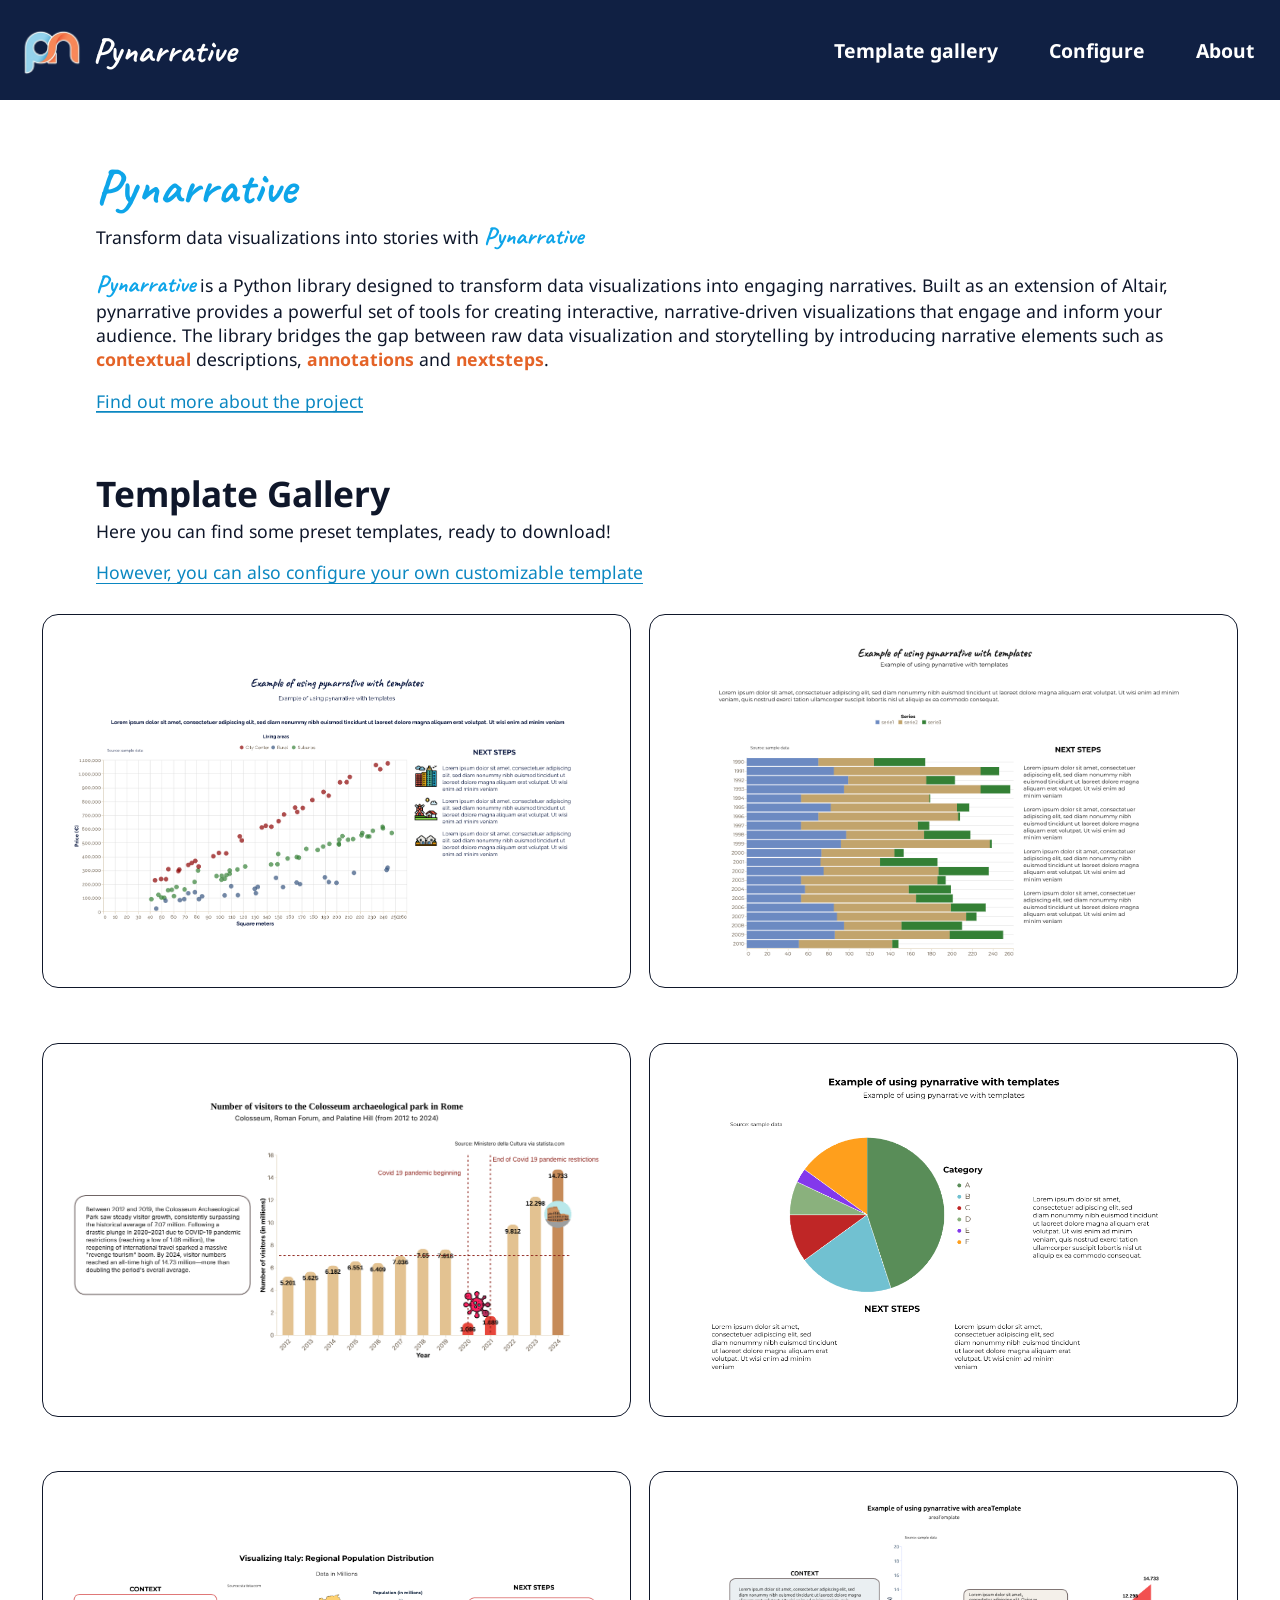
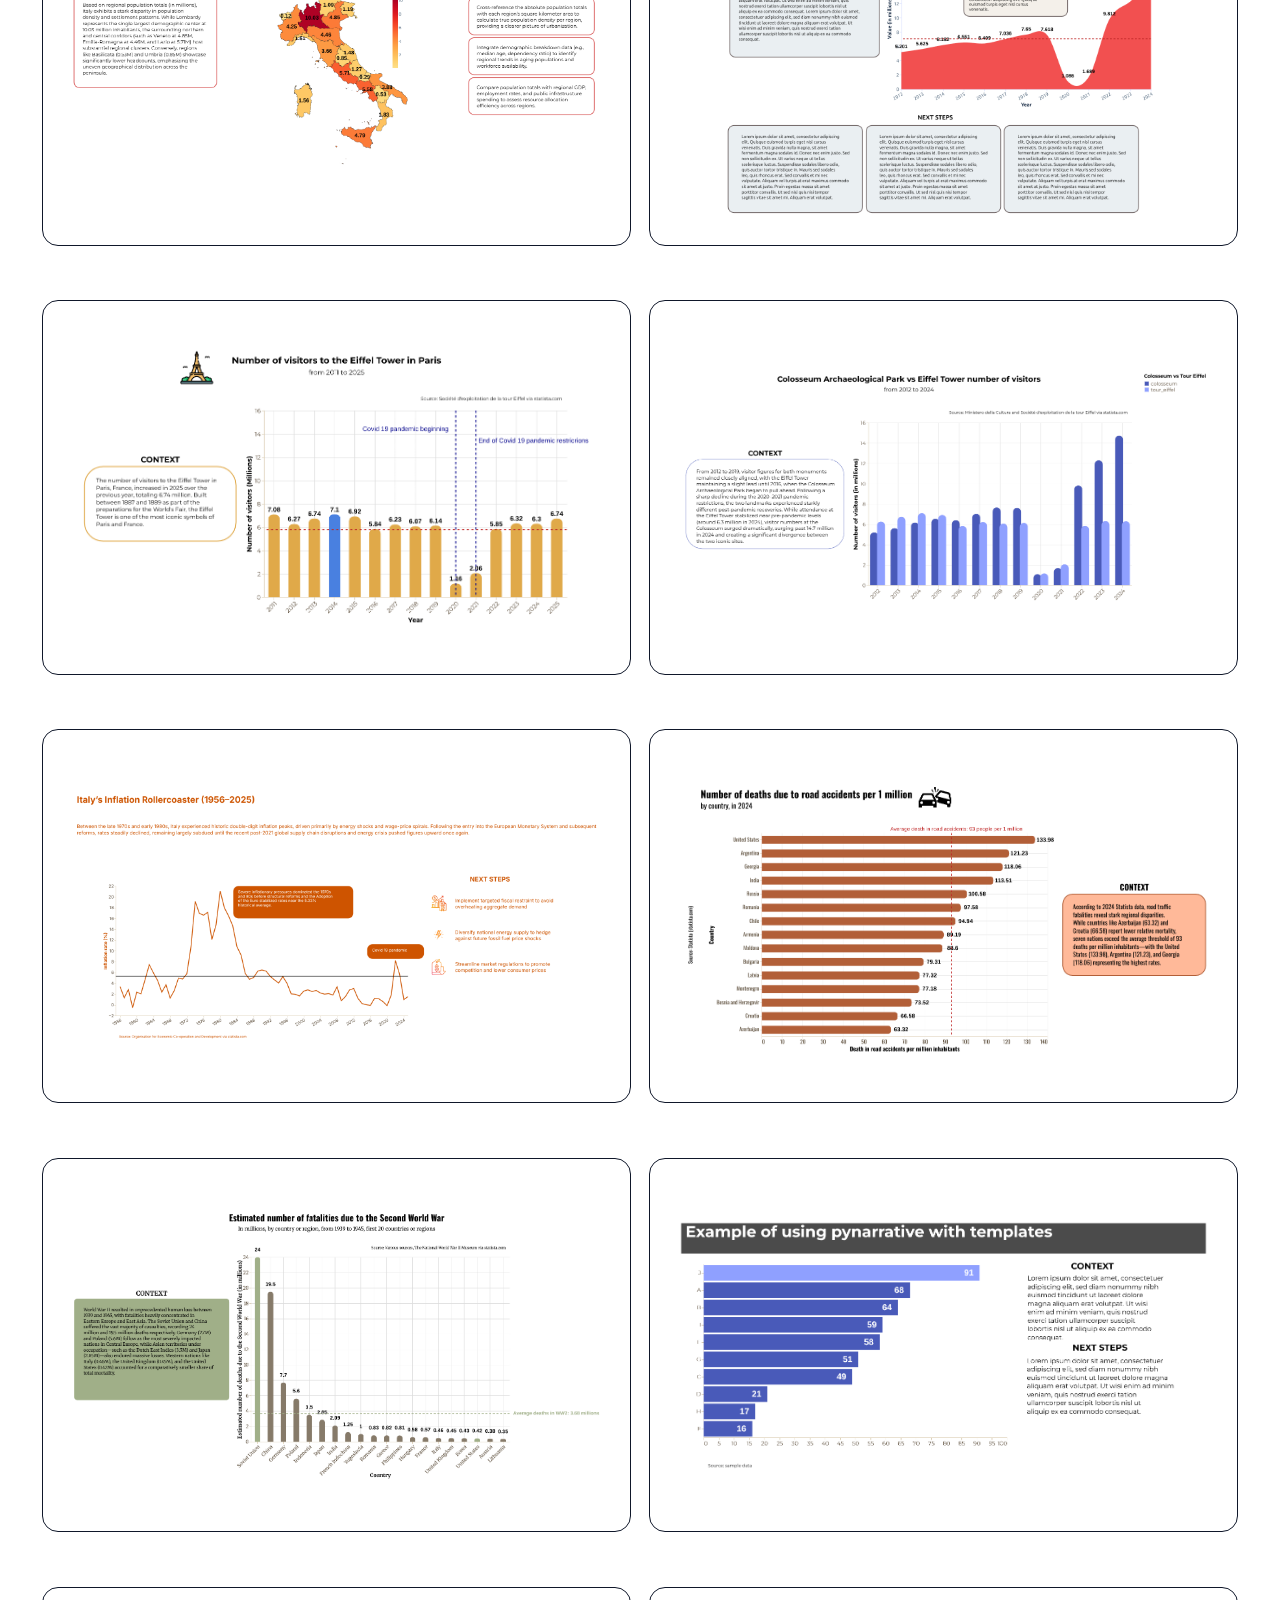
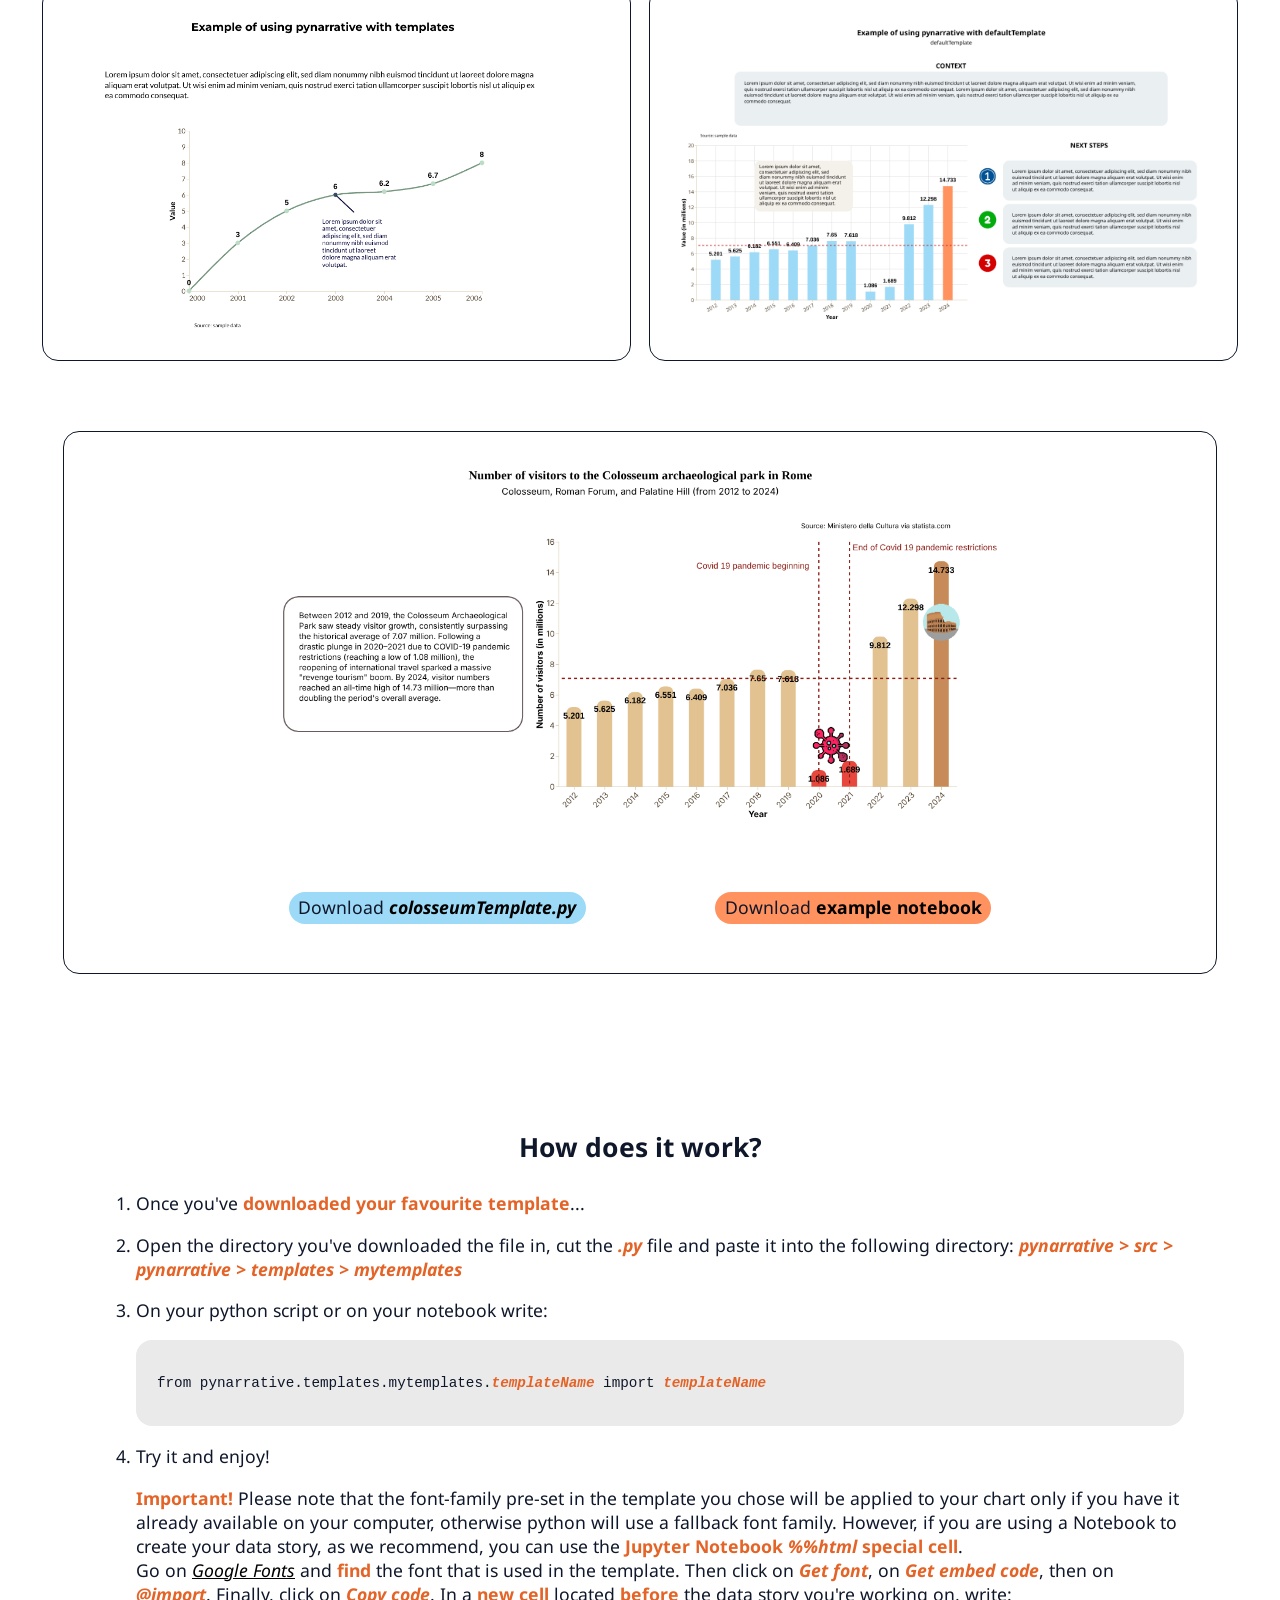
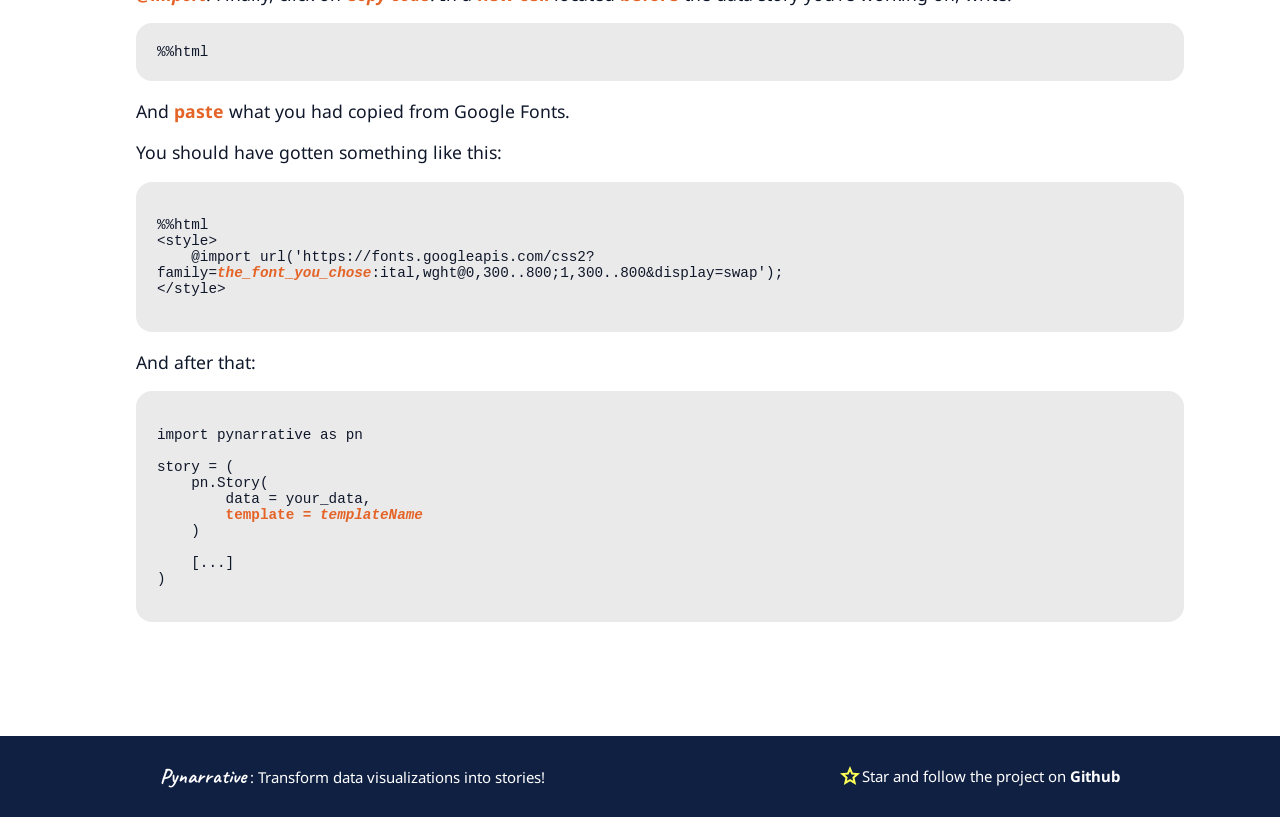
<file: index.html>
<!DOCTYPE html>
<html lang="it">

<head>
    <meta charset="UTF-8">
    <meta name="viewport" content="width=device-width, initial-scale=1.0">
    <title>Pynarrative - Home page</title>

    <link rel="icon" type="image/x-icon" href="img/icon/favicon.ico">
    <link rel="stylesheet" href="style.css">


    <!-- Jquery -->
    <script src="https://code.jquery.com/jquery-3.7.1.min.js"></script>
    <script src="home.js"></script>


    <style>
        body {
            margin: 0;
            padding: 0;
            animation: pageLoad 1s ease-in-out;
        }

        @keyframes pageLoad {
            from {opacity: 0;}
            to {opacity: 1;}
        }
    </style>
</head>

<body>
    <div id="header">
        <a id="home" class="highlight" href="index.html"><img src="img/icon/pynarrative_logo.png" alt="Pynarrative Logo">Pynarrative</a>
        <a href="#gallery">Template gallery</a>
        <a href="configure.html">Configure</a>
        <a href="about.html">About</a>
    </div>

    <div id="body">
        <h1><span class="highlight">Pynarrative</span></h1>
        <p>Transform data visualizations into stories with <span class="highlight">Pynarrative</span></p>
        <p><span class="highlight">Pynarrative</span> is a Python library designed to transform data visualizations into engaging narratives. Built as an extension of Altair, pynarrative provides a powerful set of tools for creating interactive, narrative-driven visualizations that engage and inform your audience. The library bridges the gap between raw data visualization and storytelling by introducing narrative elements such as <span class="bold">contextual</span> descriptions, <span class="bold">annotations</span> and <span class="bold">nextsteps</span>.</p>


        <div class="button_link">
            <a href="about.html">Find out more about the project</a>
        </div>
    </div>


    <div id="gallery">
        <h1>Template Gallery</h1>
        <p>Here you can find some preset templates, ready to download!</p>

        <div class="button_link">
            <a href="configure.html">However, you can also configure your own customizable template</a>
        </div>
        

        <div id="template_gallery">
            <!-- Dinamically built via script -->
        </div>
    </div>

    <div id="big_template_preview">
        <div id="images_container">
            <img class="main_image" src="img/template/colosseumTemplate/colosseumTemplateA.png" alt="main_image">
            <img class="secondary_image" src="img/template/colosseumTemplate/colosseumTemplateB.png" alt="secondary_image">
        </div>
        <div id="download_button_container">
            <p class="button" id="download_template_button">Download <span class="bold italic" style="color: black !important;">colosseumTemplate.py</span> <a target="_blank" href="img/template/colosseumTemplate/colosseumTemplate.py"></a> </p>
            <p class="button" id="download_notebook_button">Download <span class="bold" style="color: black !important;">example notebook</span> <a target="_blank" href="img/template/colosseumTemplate/colosseumTemplate.ipynb"></a></p>
        </div>
    </div>

    <div id="instructions">
        <h3>How does it work?</h3>
        <ol>
            <li>
                 <p>Once you've <a class="bold" href="#template_gallery">downloaded your favourite template</a>...</p>
            </li>
            <li>
                Open the directory you've downloaded the file in, cut the <span class="bold italic">.py</span> file and paste it into the following directory: <span class="italic bold">pynarrative > src > pynarrative > templates > mytemplates</span>
            </li>
            <li>
                <p>On your python script or on your notebook write:</p>
                <div class="code">
                    <p>from pynarrative.templates.mytemplates.<span class="bold italic">templateName</span> import <span class="bold italic">templateName</span></p>
                </div>
            </li>
            <li>
                <p>Try it and enjoy!</p>
                <p>
                    <span class="bold">Important!</span> Please note that the font-family pre-set in the template you chose will be applied to your chart only if you have it already available on your computer, otherwise python will use a fallback font family.
                    However, if you are using a Notebook to create your data story, as we recommend, you can use the <span class="bold">Jupyter Notebook <span class="italic">%%html</span> special cell</span>.
                    <br>
                    Go on <a class="italic" style="text-decoration: underline;" target="_blank" href="https://fonts.google.com">Google Fonts</a> and <span class="bold">find</span> the font that is used in the template.
                    Then click on <span class="italic bold">Get font</span>, on <span class="italic bold">Get embed code</span>, then on <span class="italic bold">@import</span>.
                    Finally, click on <span class="italic bold">Copy code</span>.
                    In a <span class="bold">new cell</span> located <span class="bold">before</span> the data story you're working on, write:
                </p>
                
                <div class="code">%%html</div>
                
                <p>
                    And <span class="bold">paste</span> what you had copied from Google Fonts.
                </p>
                <p>
                    You should have gotten something like this:
                </p>
                <div class="code">
<p>%%html
&lt;style&gt;
    @import url('https://fonts.googleapis.com/css2?family=<span class="bold italic">the_font_you_chose</span>:ital,wght@0,300..800;1,300..800&display=swap');
&lt;/style&gt;
</p>
                </div>
                <p>And after that:</p>
                <div class="code">
<p>import pynarrative as pn

story = (
    pn.Story(
        data = your_data,
        <span class="bold">template = <span class="italic">templateName</span><span class="template_name_span"></span></span>
    )
    
    [...]
)
</p>
</div>
            </li>
        </ol>

    </div>

        
    <div id="footer">
        <p><span class="highlight">Pynarrative</span> : Transform data visualizations into stories!</p>
        <a target="_blank" href="https://github.com/pynarrative/pynarrative">
            <img src="img/icon/star.svg" alt="Star">
            <span>Star and follow the project on <span class="bold" style="color: white;">Github</span></span>
        </a>
    </div>

    <a id="arrow_up" href="#header"><img src="img/icon/arrow.svg" alt="arrow_up"></a>

</body>


</html>
</file>
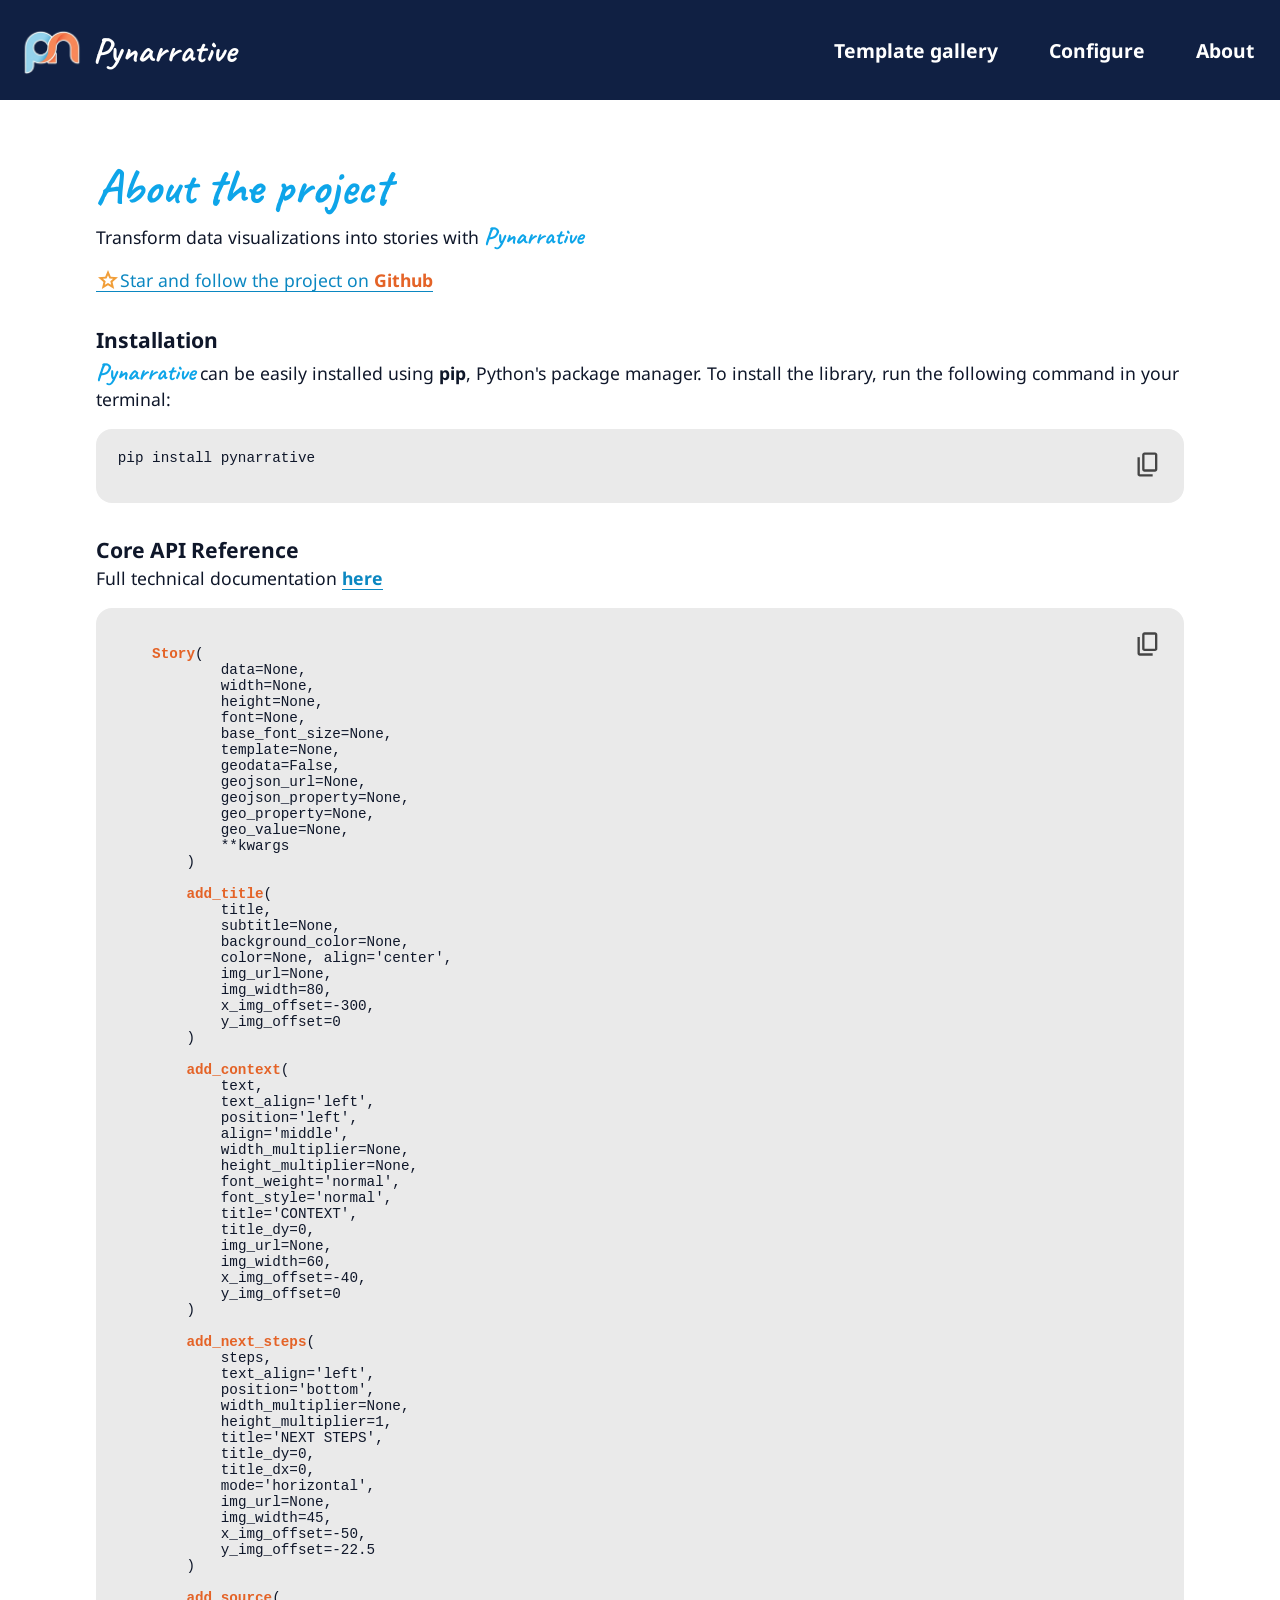
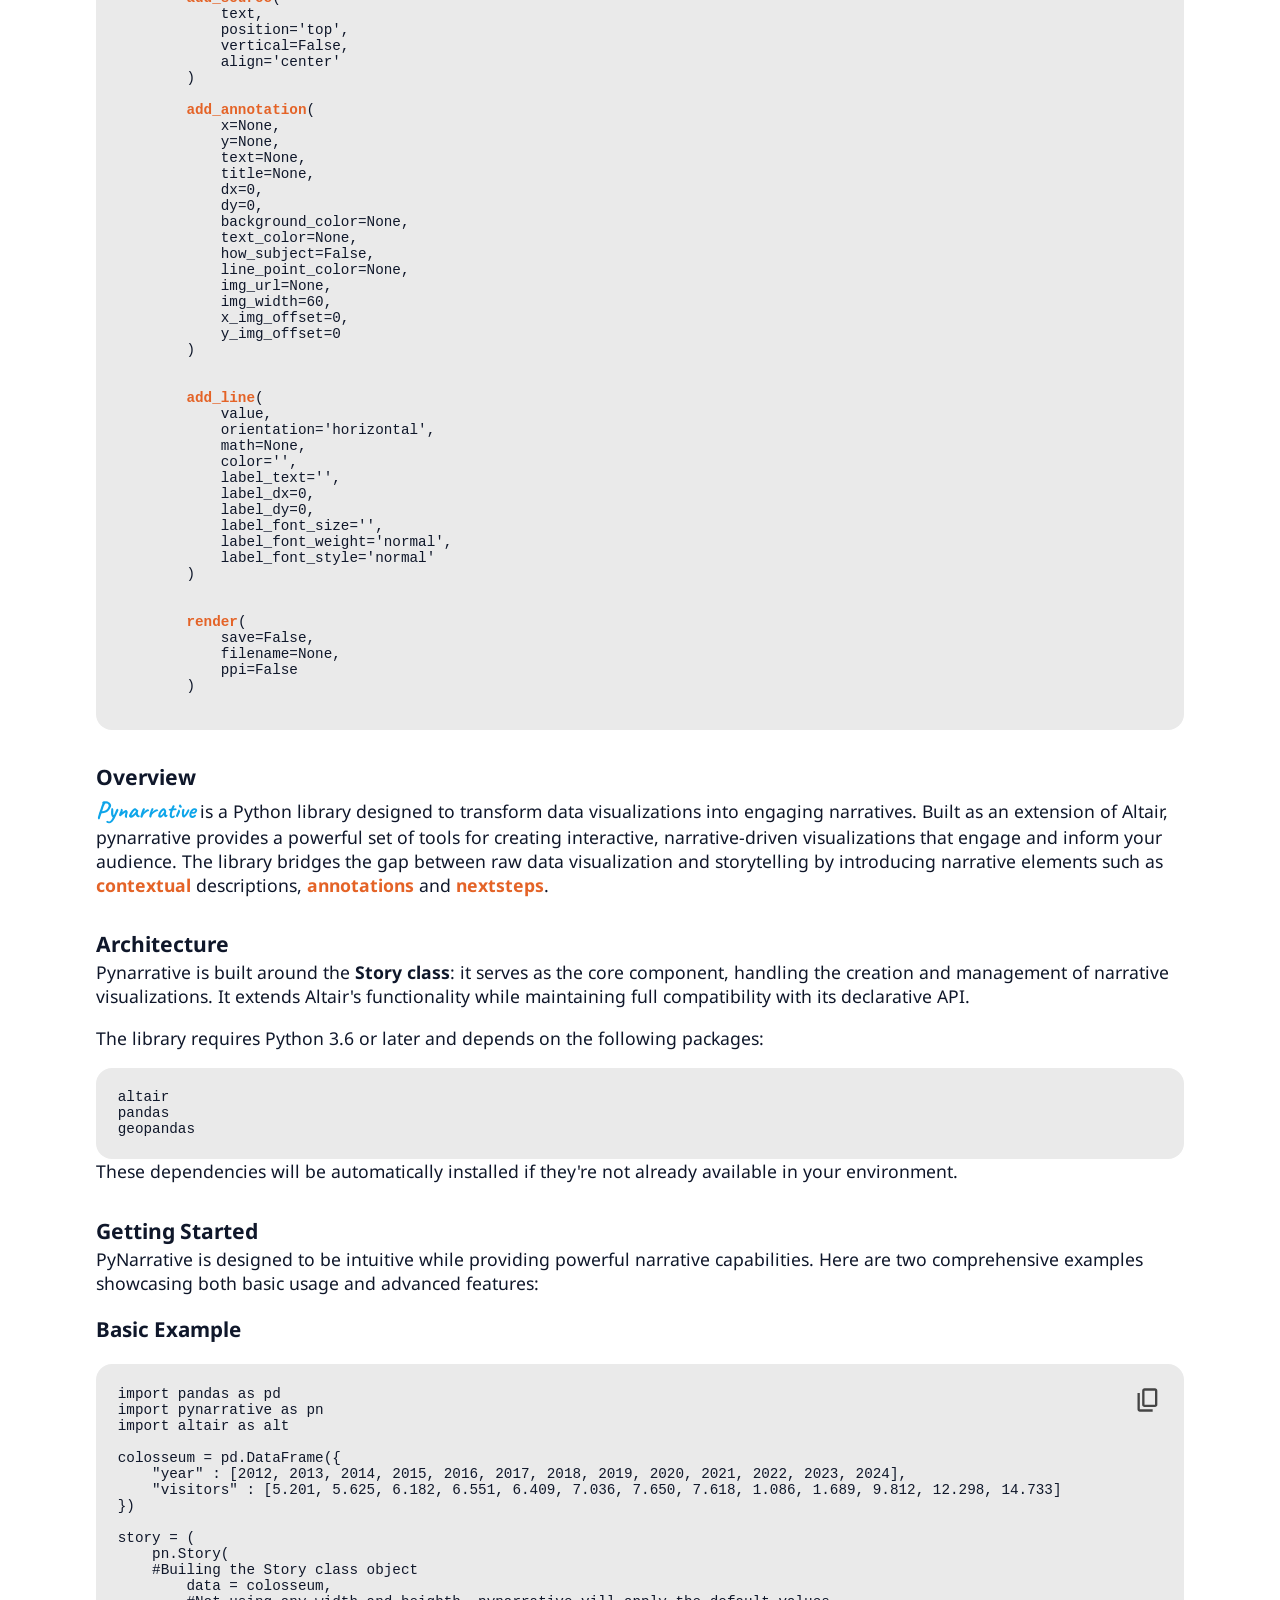
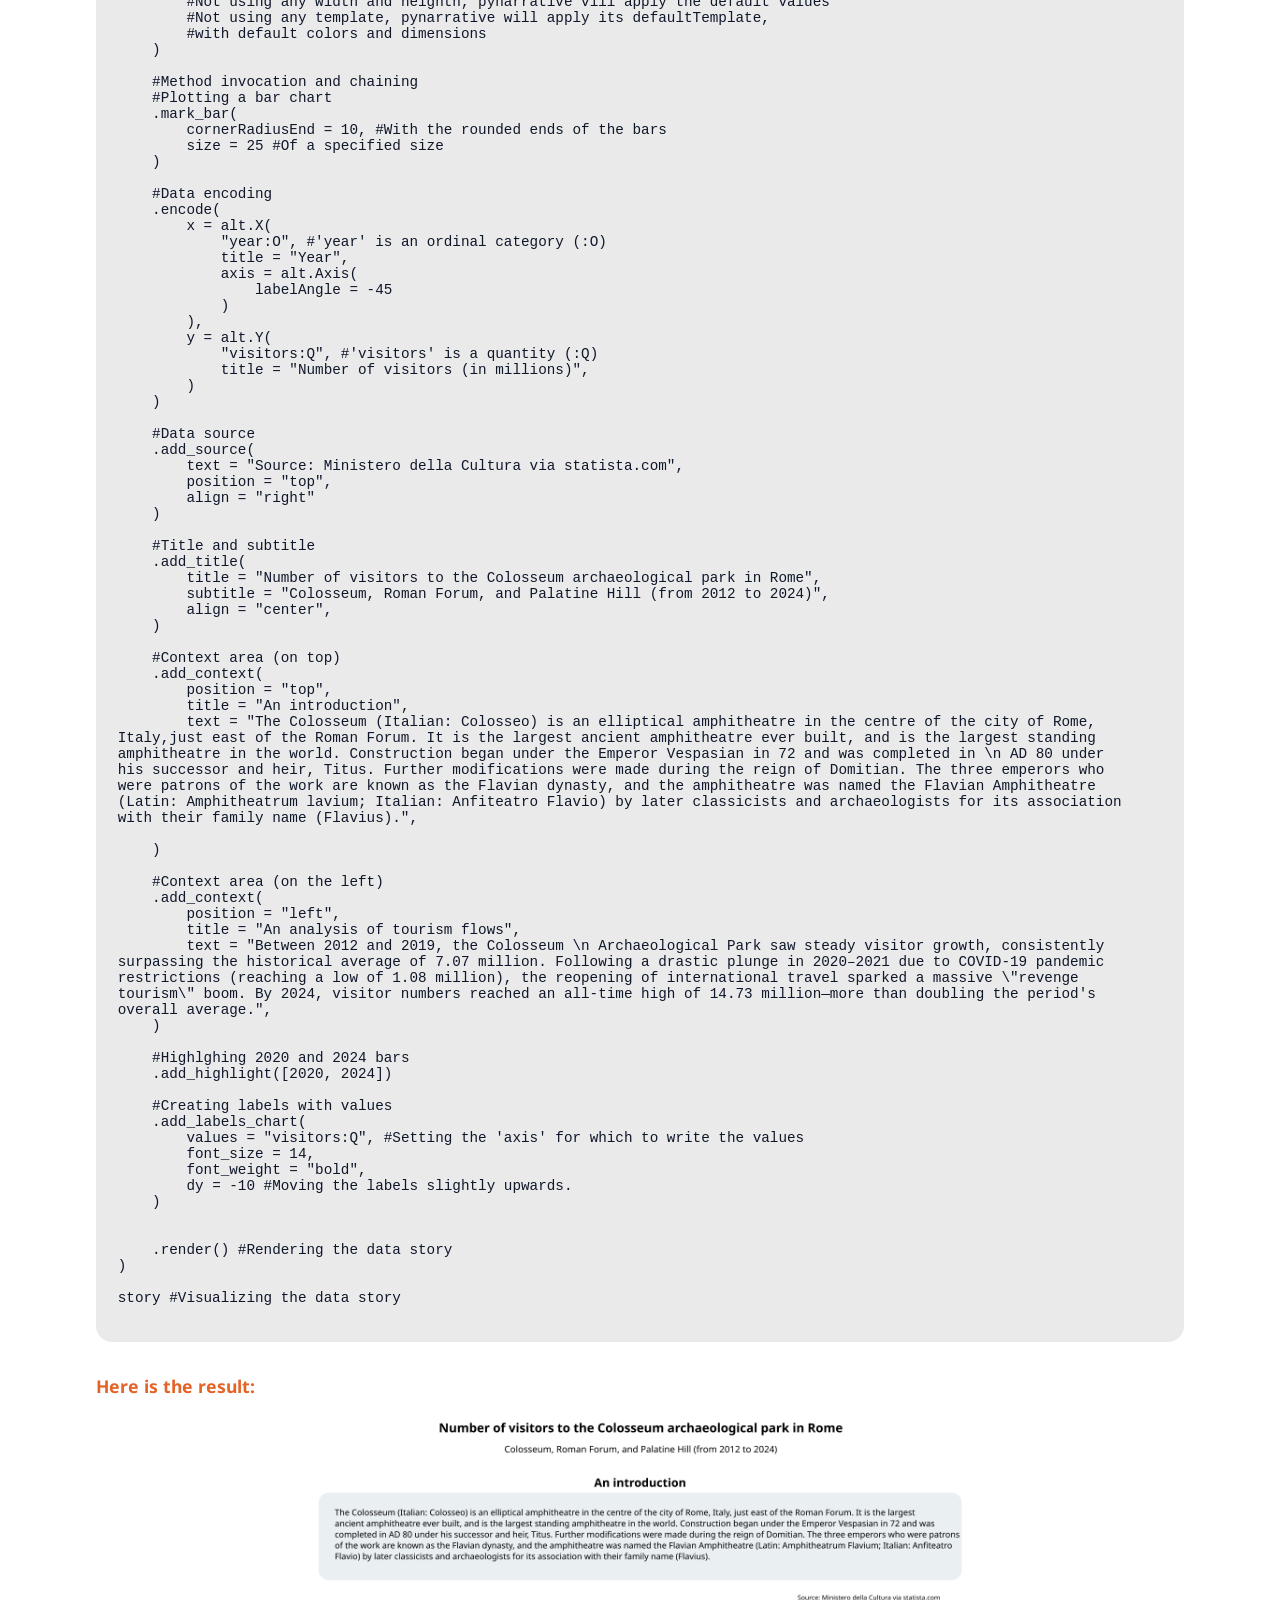
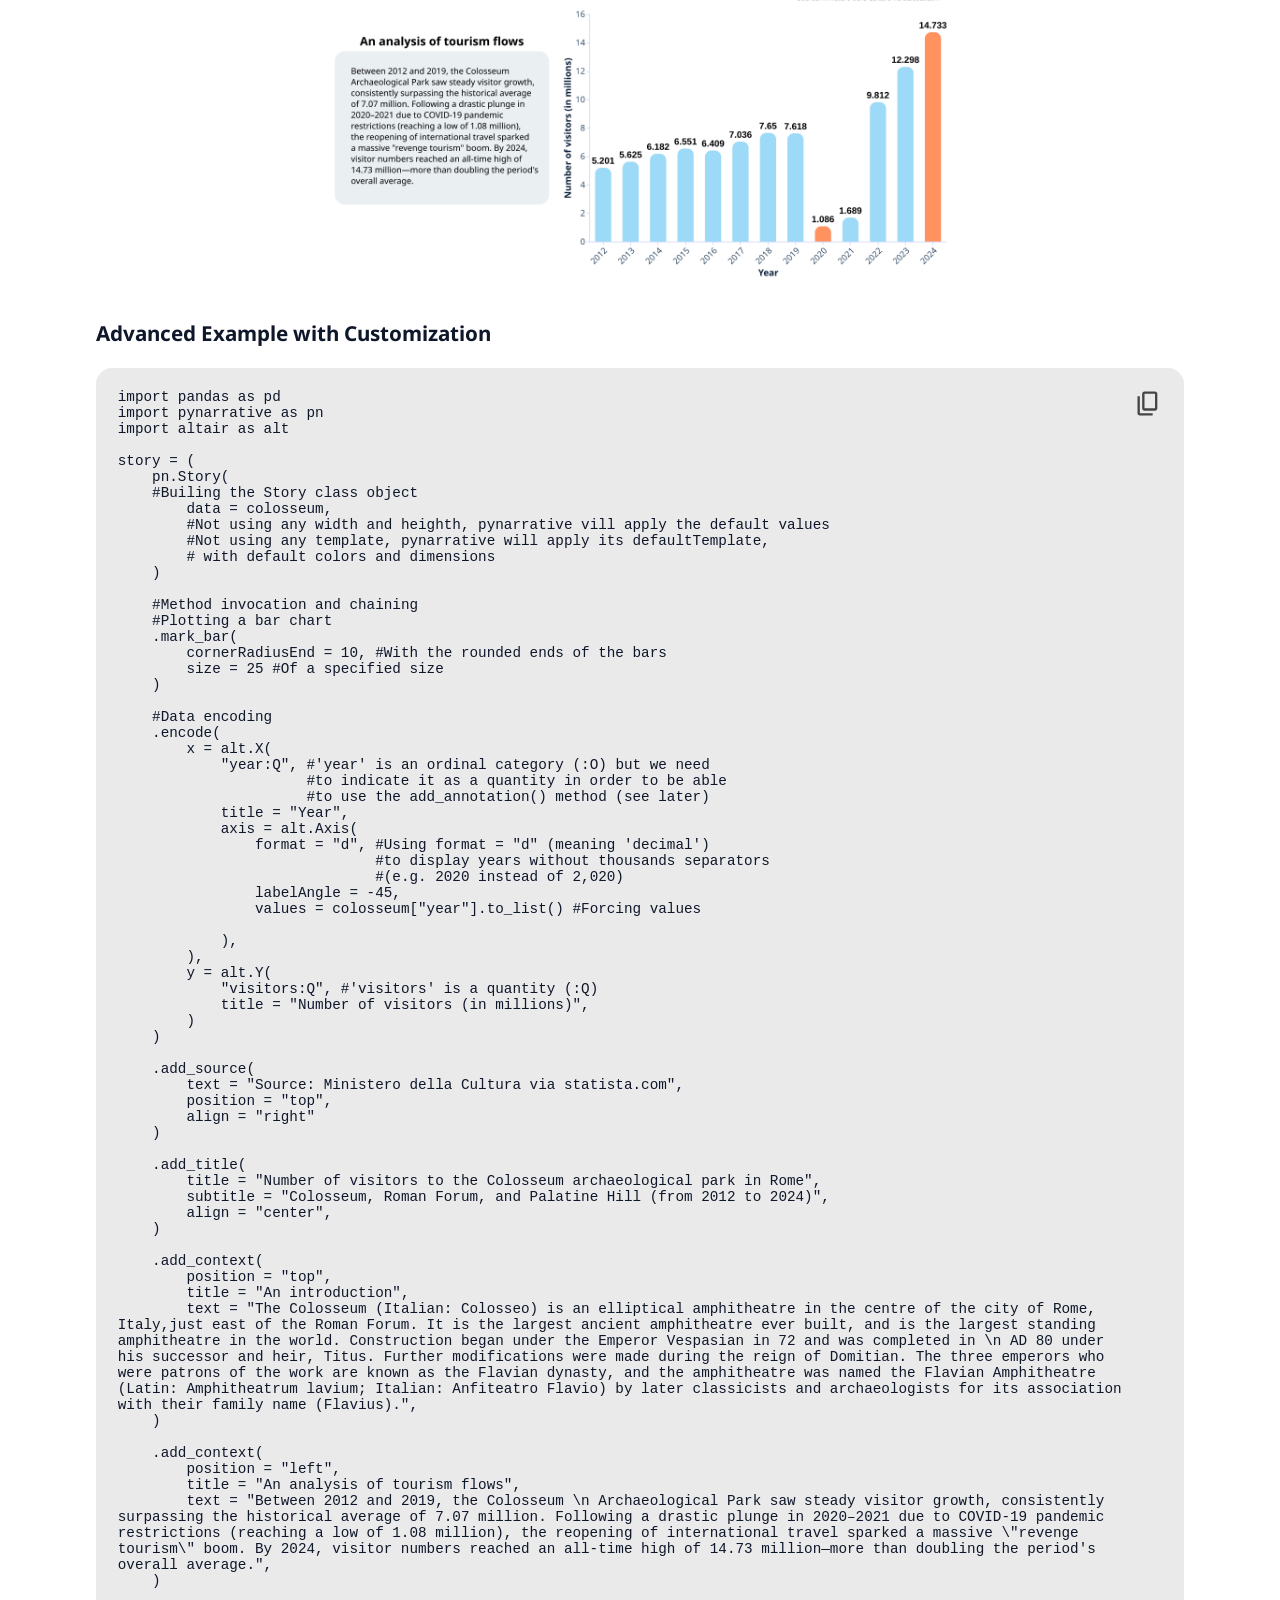
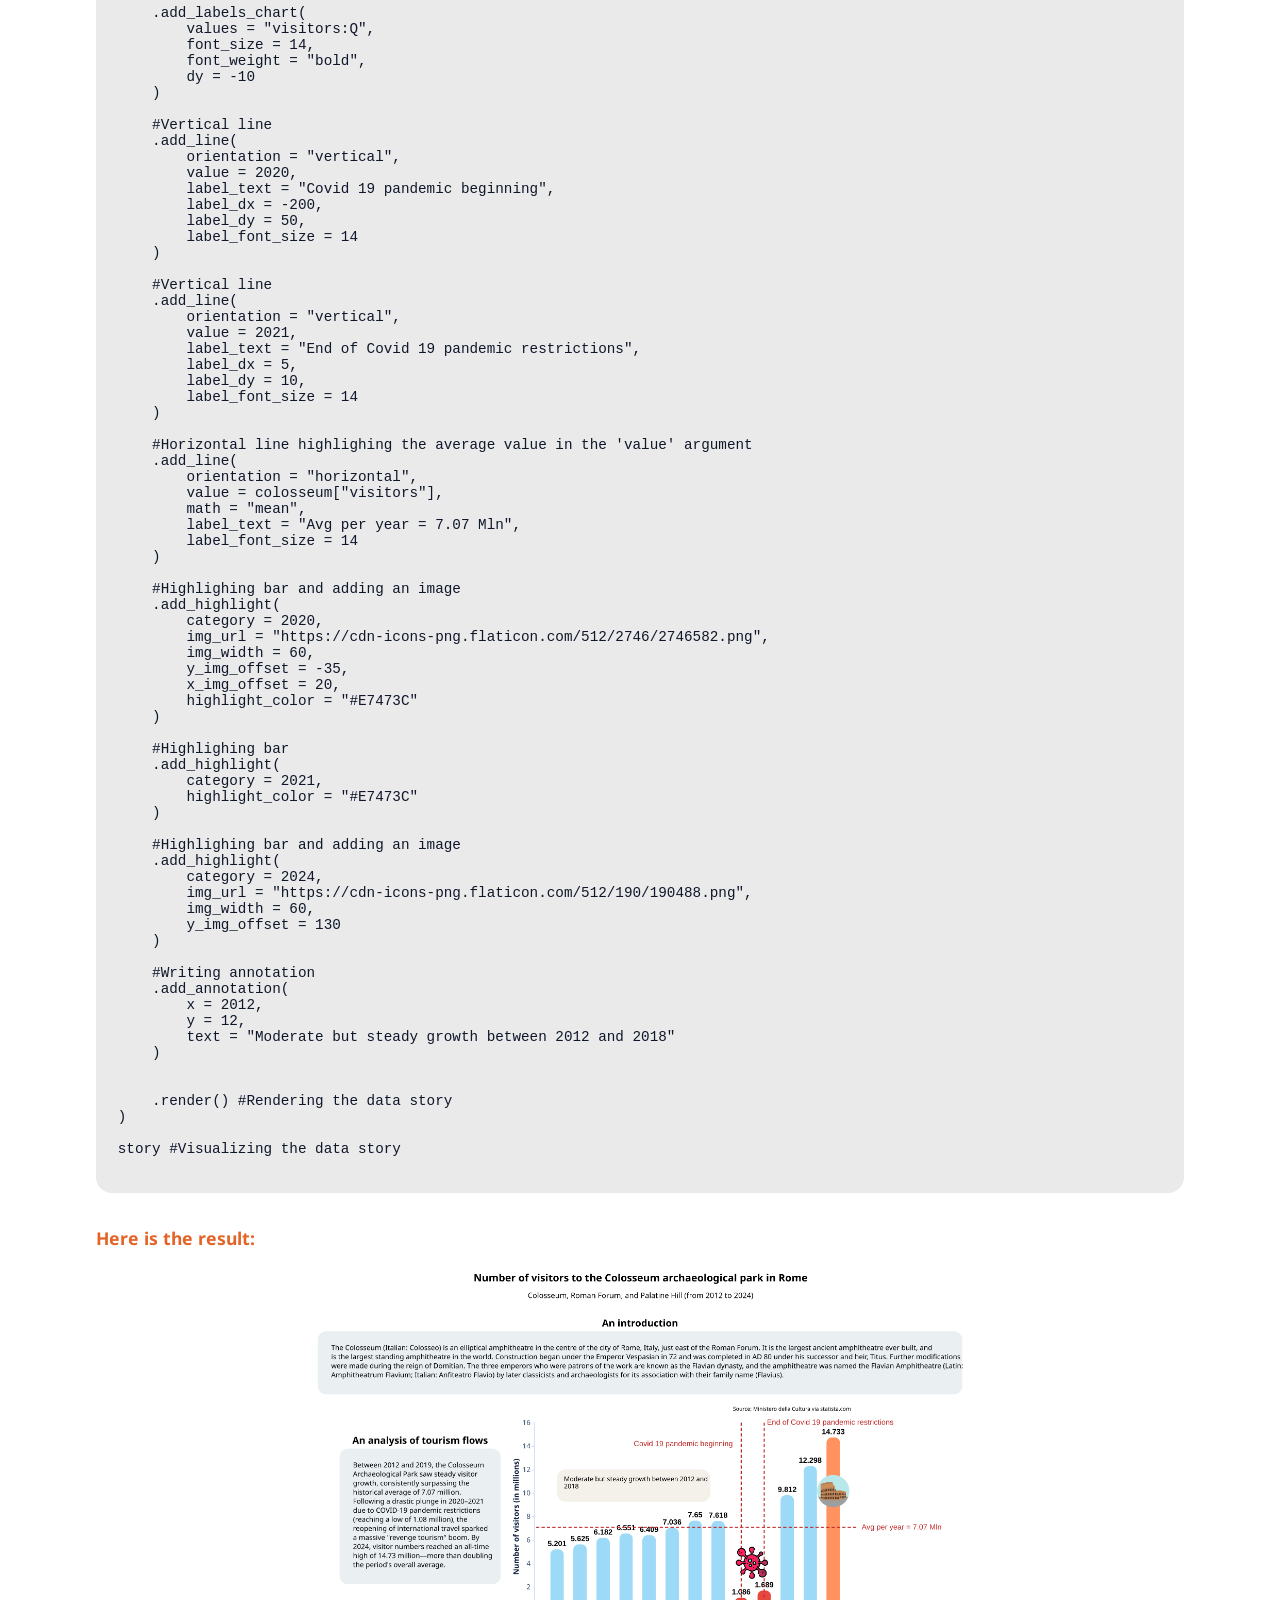
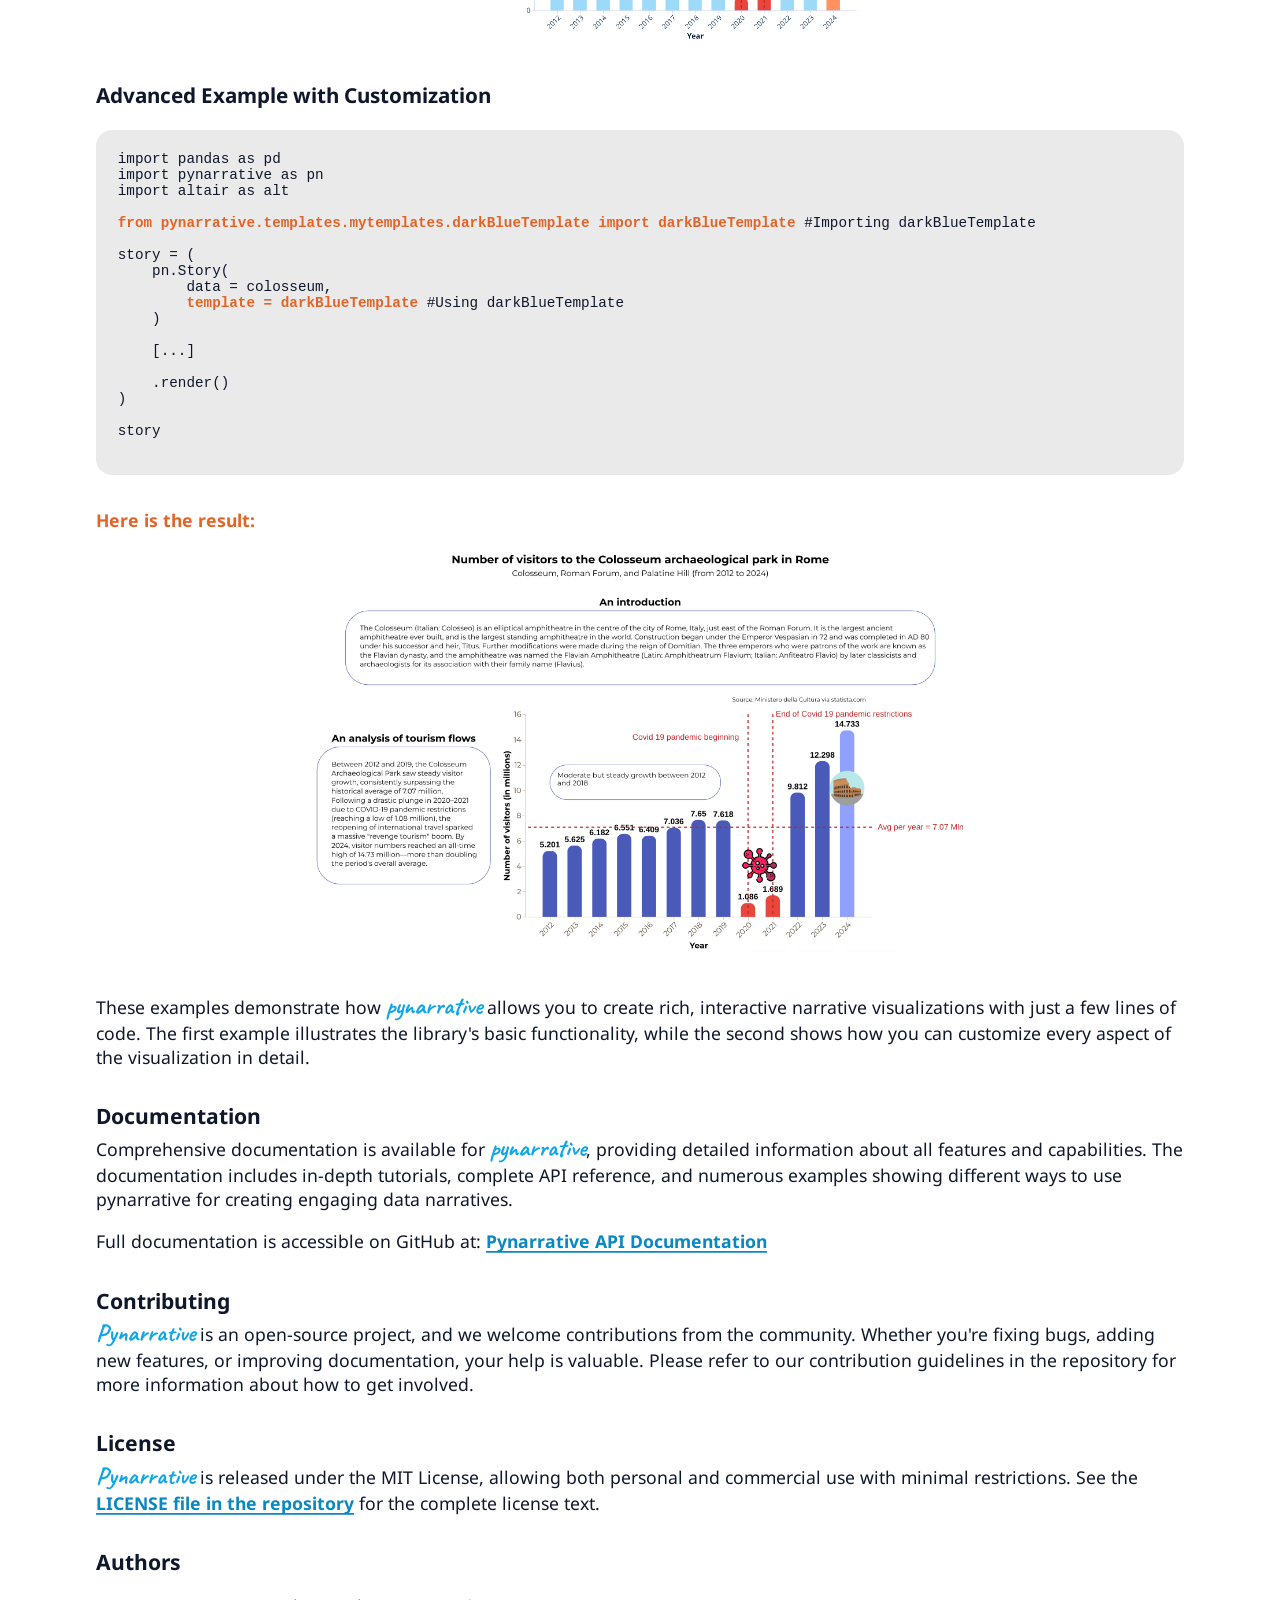
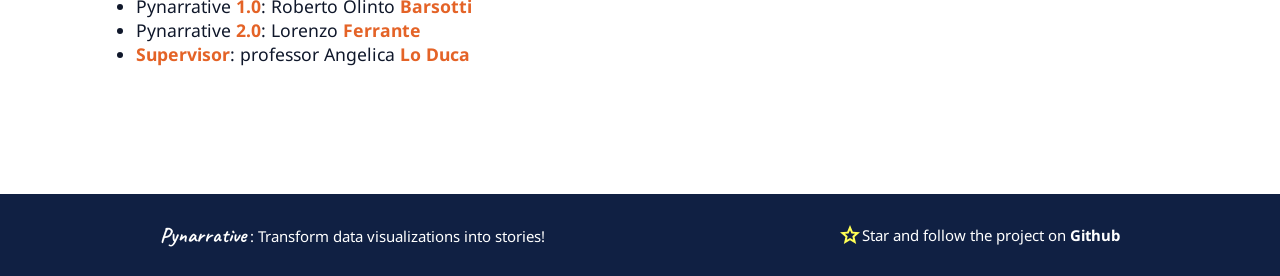
<file: about.html>
<!DOCTYPE html>
<html lang="it">

<head>
    <meta charset="UTF-8">
    <meta name="viewport" content="width=device-width, initial-scale=1.0">
    <title>Pynarrative - About</title>

    <link rel="icon" type="image/x-icon" href="img/icon/favicon.ico">
    <link rel="stylesheet" href="style.css">

    <!-- Jquery -->
    <script src="https://code.jquery.com/jquery-3.7.1.min.js"></script>

    <script>
        $(window).on("scroll", function (){
            if ($(window).scrollTop() > 100) {
                $("#arrow_up").css("opacity", "1");
            } else {
                $("#arrow_up").css("opacity", "0");
            }
        });


        $(document).ready(function(){
            $(".copy_icon").on("click", function(){
                let $this = $(this);
                let code_to_copy = $(this).siblings("p");
                let code = navigator.clipboard.writeText(code_to_copy.text().trim());
                $this.attr("src", "img/icon/check.svg").attr("title", "Copied!");
                setTimeout(function () {
                    $this.attr("src", "img/icon/copy.svg").attr("title", "Copy to clipboard");
                }, 2000);
            });

        })
    </script>

</head>

<body>
    <div id="header">
        <a id="home" class="highlight" href="index.html"><img src="img/icon/pynarrative_logo.png" alt="Pynarrative Logo">Pynarrative</a>
        <a href="index.html#gallery">Template gallery</a>
        <a href="configure.html">Configure</a>
        <a href="about.html">About</a>
    </div>

    <div id="about_body">
        <div>
            <h1><span class="highlight">About the project</span></h1>
            <p>Transform data visualizations into stories with <span class="highlight">Pynarrative</span></p>
            <a id="star_and_follow" target="_blank" href="https://github.com/pynarrative/pynarrative">
                <img src="img/icon/dark_star.svg" alt="Star">
                <span>Star and follow the project on <span class="bold">Github</span></span>
            </a>
        </div>

        <div>
            <h2>Installation</h2>
            <p><span class="highlight">Pynarrative</span> can be easily installed using <strong>pip</strong>, Python&#39;s package manager. To install the library, run the following command in your terminal:</p>
            <div class="code">
                <p>pip install pynarrative</p>
                <img src="img/icon/copy.svg" alt="Copy to clipboard" class="copy_icon" title="Copy to clipboard">
            </div>
        </div>

        <div>
            <h2>Core API Reference</h2>
            <p>Full technical documentation <a href="https://pynarrative.github.io/doc/site/api/" class="bold" target="_blank">here</a></p>
<div class="code">
<p>
    <span class="bold">Story</span>(
            <span>data=None,</span>
            <span>width=None,</span>
            <span>height=None,</span>
            <span>font=None,</span>
            <span>base_font_size=None,</span>
            <span>template=None,</span>
            <span>geodata=False,</span>
            <span>geojson_url=None,</span>
            <span>geojson_property=None,</span>
            <span>geo_property=None,</span>
            <span>geo_value=None,</span>
            **kwargs
        )

        <span class="bold">add_title</span>(
            title,
            <span>subtitle=None,</span>
            <span>background_color=None,</span>
            <span>color=None,</span> <span>align='center',</span>
            <span>img_url=None,</span>
            <span>img_width=80,</span>
            <span>x_img_offset=-300,</span>
            <span>y_img_offset=0</span>
        )

        <span class="bold">add_context</span>(
            text,
            <span>text_align='left',</span>
            <span>position='left',</span>
            <span>align='middle',</span>
            <span>width_multiplier=None,</span>
            <span>height_multiplier=None,</span>
            <span>font_weight='normal',</span>
            <span>font_style='normal',</span>
            <span>title='CONTEXT',</span>
            <span>title_dy=0,</span>
            <span>img_url=None,</span>
            <span>img_width=60,</span>
            <span>x_img_offset=-40,</span>
            <span>y_img_offset=0</span>
        )

        <span class="bold">add_next_steps</span>(
            steps,
            <span>text_align='left',</span>
            <span>position='bottom',</span>
            <span>width_multiplier=None,</span>
            <span>height_multiplier=1,</span>
            <span>title='NEXT</span> STEPS',
            <span>title_dy=0,</span>
            <span>title_dx=0,</span>
            <span>mode='horizontal',</span>
            <span>img_url=None,</span>
            <span>img_width=45,</span>
            <span>x_img_offset=-50,</span>
            <span>y_img_offset=-22.5</span>
        )

        <span class="bold">add_source</span>(
            text,
            <span>position='top',</span>
            <span>vertical=False,</span>
            <span>align='center'</span>
        )

        <span class="bold">add_annotation</span>(
            <span>x=None,</span>
            <span>y=None,</span>
            <span>text=None,</span>
            <span>title=None,</span>
            <span>dx=0,</span>
            <span>dy=0,</span>
            <span>background_color=None,</span>
            <span>text_color=None,</span>
            <span>how_subject=False,</span>
            <span>line_point_color=None,</span>
            <span>img_url=None,</span>
            <span>img_width=60,</span>
            <span>x_img_offset=0,</span>
            <span>y_img_offset=0</span>
        )


        <span class="bold">add_line</span>(
            value,
            <span>orientation='horizontal',</span>
            <span>math=None,</span>
            <span>color='',</span>
            <span>label_text='',</span>
            <span>label_dx=0,</span>
            <span>label_dy=0,</span>
            <span>label_font_size='',</span>
            <span>label_font_weight='normal',</span>
            <span>label_font_style='normal'</span>
        )


        <span class="bold">render</span>(
            <span>save=False,</span>
            <span>filename=None,</span>
            <span>ppi=False</span>
        )
</p>
<img src="img/icon/copy.svg" alt="Copy to clipboard" class="copy_icon" title="Copy to clipboard">
    </div>
        </div>

        <div>
            <h2>Overview</h2>
            <p><span class="highlight">Pynarrative</span> is a Python library designed to transform data visualizations into engaging narratives. Built as an extension of Altair, pynarrative provides a powerful set of tools for creating interactive, narrative-driven visualizations that engage and inform your audience. The library bridges the gap between raw data visualization and storytelling by introducing narrative elements such as <span class="bold">contextual</span> descriptions, <span class="bold">annotations</span> and <span class="bold">nextsteps</span>.</p>
        </div>

        <div>
            <h2>Architecture</h2>
            <p>Pynarrative is built around the <strong>Story class</strong>: it serves as the core component, handling the creation and management of narrative visualizations. It extends Altair&#39;s functionality while maintaining full compatibility with its declarative API.</p>
            <p>The library requires Python 3.6 or later and depends on the following packages:</p>
<p class="code">altair
pandas
geopandas
</p>
            <p>These dependencies will be automatically installed if they&#39;re not already available in your environment.</p>
        </div>

        <div>
            <h2 id="getting-started">Getting Started</h2>
            <!-- RIVEDERE -->
            <p>PyNarrative is designed to be intuitive while providing powerful narrative capabilities. Here are two comprehensive examples showcasing both basic usage and advanced features:</p>

            <div>
                <h3>Basic Example</h3>
<div class="code">
<p>import pandas as pd
import pynarrative as pn
import altair as alt

colosseum = pd.DataFrame({
    "year" : [2012, 2013, 2014, 2015, 2016, 2017, 2018, 2019, 2020, 2021, 2022, 2023, 2024],
    "visitors" : [5.201, 5.625, 6.182, 6.551, 6.409, 7.036, 7.650, 7.618, 1.086, 1.689, 9.812, 12.298, 14.733]
})

story = (
    pn.Story(
    #Builing the Story class object
        data = colosseum,
        #Not using any width and heighth, pynarrative vill apply the default values
        #Not using any template, pynarrative will apply its defaultTemplate,
        #with default colors and dimensions
    )

    #Method invocation and chaining
    #Plotting a bar chart
    .mark_bar(
        cornerRadiusEnd = 10, #With the rounded ends of the bars
        size = 25 #Of a specified size
    )

    #Data encoding
    .encode(
        x = alt.X(
            "year:O", #'year' is an ordinal category (:O)
            title = "Year", 
            axis = alt.Axis(
                labelAngle = -45
            )
        ),
        y = alt.Y(
            "visitors:Q", #'visitors' is a quantity (:Q)
            title = "Number of visitors (in millions)",
        )
    )

    #Data source
    .add_source(
        text = "Source: Ministero della Cultura via statista.com",
        position = "top",
        align = "right"
    )
    
    #Title and subtitle
    .add_title(
        title = "Number of visitors to the Colosseum archaeological park in Rome",
        subtitle = "Colosseum, Roman Forum, and Palatine Hill (from 2012 to 2024)",
        align = "center",
    )

    #Context area (on top)
    .add_context(
        position = "top",
        title = "An introduction",
        text = "The Colosseum (Italian: Colosseo) is an elliptical amphitheatre in the centre of the city of Rome, Italy,just east of the Roman Forum. It is the largest ancient amphitheatre ever built, and is the largest standing amphitheatre in the world. Construction began under the Emperor Vespasian in 72 and was completed in \n AD 80 under his successor and heir, Titus. Further modifications were made during the reign of Domitian. The three emperors who were patrons of the work are known as the Flavian dynasty, and the amphitheatre was named the Flavian Amphitheatre (Latin: Amphitheatrum lavium; Italian: Anfiteatro Flavio) by later classicists and archaeologists for its association with their family name (Flavius).",

    )

    #Context area (on the left)
    .add_context(
        position = "left",
        title = "An analysis of tourism flows",
        text = "Between 2012 and 2019, the Colosseum \n Archaeological Park saw steady visitor growth, consistently surpassing the historical average of 7.07 million. Following a drastic plunge in 2020–2021 due to COVID-19 pandemic restrictions (reaching a low of 1.08 million), the reopening of international travel sparked a massive \"revenge tourism\" boom. By 2024, visitor numbers reached an all-time high of 14.73 million—more than doubling the period's overall average.",
    )

    #Highlghing 2020 and 2024 bars
    .add_highlight([2020, 2024])

    #Creating labels with values
    .add_labels_chart(
        values = "visitors:Q", #Setting the 'axis' for which to write the values
        font_size = 14,
        font_weight = "bold",
        dy = -10 #Moving the labels slightly upwards.
    )


    .render() #Rendering the data story
)

story #Visualizing the data story
</p>
<img src="img/icon/copy.svg" alt="Copy to clipboard" class="copy_icon" title="Copy to clipboard">
</div>

                <div class="img_container">
                    <p class="bold">Here is the result:</p>
                    <img src="img/example/example1.png" alt="basic example">
                </div>
            </div>

            <div>
                <h3>Advanced Example with Customization</h3>
<div class="code">
<p>import pandas as pd
import pynarrative as pn
import altair as alt

story = (
    pn.Story(
    #Builing the Story class object
        data = colosseum,
        #Not using any width and heighth, pynarrative vill apply the default values
        #Not using any template, pynarrative will apply its defaultTemplate,
        # with default colors and dimensions
    )

    #Method invocation and chaining
    #Plotting a bar chart
    .mark_bar(
        cornerRadiusEnd = 10, #With the rounded ends of the bars
        size = 25 #Of a specified size
    )

    #Data encoding
    .encode(
        x = alt.X(
            "year:Q", #'year' is an ordinal category (:O) but we need
                      #to indicate it as a quantity in order to be able
                      #to use the add_annotation() method (see later)
            title = "Year", 
            axis = alt.Axis(
                format = "d", #Using format = "d" (meaning 'decimal')
                              #to display years without thousands separators
                              #(e.g. 2020 instead of 2,020)
                labelAngle = -45,
                values = colosseum["year"].to_list() #Forcing values
                
            ),
        ),
        y = alt.Y(
            "visitors:Q", #'visitors' is a quantity (:Q)
            title = "Number of visitors (in millions)",
        )
    )

    .add_source(
        text = "Source: Ministero della Cultura via statista.com",
        position = "top",
        align = "right"
    )
    
    .add_title(
        title = "Number of visitors to the Colosseum archaeological park in Rome",
        subtitle = "Colosseum, Roman Forum, and Palatine Hill (from 2012 to 2024)",
        align = "center",
    )

    .add_context(
        position = "top",
        title = "An introduction",
        text = "The Colosseum (Italian: Colosseo) is an elliptical amphitheatre in the centre of the city of Rome, Italy,just east of the Roman Forum. It is the largest ancient amphitheatre ever built, and is the largest standing amphitheatre in the world. Construction began under the Emperor Vespasian in 72 and was completed in \n AD 80 under his successor and heir, Titus. Further modifications were made during the reign of Domitian. The three emperors who were patrons of the work are known as the Flavian dynasty, and the amphitheatre was named the Flavian Amphitheatre (Latin: Amphitheatrum lavium; Italian: Anfiteatro Flavio) by later classicists and archaeologists for its association with their family name (Flavius).",
    )

    .add_context(
        position = "left",
        title = "An analysis of tourism flows",
        text = "Between 2012 and 2019, the Colosseum \n Archaeological Park saw steady visitor growth, consistently surpassing the historical average of 7.07 million. Following a drastic plunge in 2020–2021 due to COVID-19 pandemic restrictions (reaching a low of 1.08 million), the reopening of international travel sparked a massive \"revenge tourism\" boom. By 2024, visitor numbers reached an all-time high of 14.73 million—more than doubling the period's overall average.",
    )

    .add_labels_chart(
        values = "visitors:Q",
        font_size = 14,
        font_weight = "bold",
        dy = -10
    )

    #Vertical line
    .add_line(
        orientation = "vertical",
        value = 2020,
        label_text = "Covid 19 pandemic beginning",
        label_dx = -200,
        label_dy = 50,
        label_font_size = 14
    )
    
    #Vertical line
    .add_line(
        orientation = "vertical",
        value = 2021,
        label_text = "End of Covid 19 pandemic restrictions",
        label_dx = 5,
        label_dy = 10,
        label_font_size = 14
    )

    #Horizontal line highlighing the average value in the 'value' argument 
    .add_line(
        orientation = "horizontal",
        value = colosseum["visitors"],
        math = "mean",
        label_text = "Avg per year = 7.07 Mln",
        label_font_size = 14
    )

    #Highlighing bar and adding an image
    .add_highlight(
        category = 2020,
        img_url = "https://cdn-icons-png.flaticon.com/512/2746/2746582.png",
        img_width = 60,
        y_img_offset = -35,
        x_img_offset = 20,
        highlight_color = "#E7473C"
    )

    #Highlighing bar
    .add_highlight(
        category = 2021,
        highlight_color = "#E7473C"
    )

    #Highlighing bar and adding an image
    .add_highlight(
        category = 2024,
        img_url = "https://cdn-icons-png.flaticon.com/512/190/190488.png",
        img_width = 60,
        y_img_offset = 130
    )

    #Writing annotation
    .add_annotation(
        x = 2012,
        y = 12,
        text = "Moderate but steady growth between 2012 and 2018"
    )


    .render() #Rendering the data story
)

story #Visualizing the data story
</p>
<img src="img/icon/copy.svg" alt="Copy to clipboard" class="copy_icon" title="Copy to clipboard">
</div>

                <div class="img_container">
                    <p class="bold">Here is the result:</p>
                    <img src="img/example/example2.png" alt="Advanced example">
                </div>
            </div>


            <div>
                <h3>Advanced Example with Customization</h3>
<div class="code">
<p>import pandas as pd
import pynarrative as pn
import altair as alt

<span class="bold">from pynarrative.templates.mytemplates.darkBlueTemplate import darkBlueTemplate</span> #Importing darkBlueTemplate

story = (
    pn.Story(
        data = colosseum,
        <span class="bold">template = darkBlueTemplate</span> #Using darkBlueTemplate
    )

    [...]
    
    .render()
)

story
</p>
</div>
                <div class="img_container">
                    <p class="bold">Here is the result:</p>
                    <img src="img/example/example3.png" alt="Advanced example with template">
                </div>
            </div>

            <p>These examples demonstrate how <span class="highlight">pynarrative</span> allows you to create rich, interactive narrative visualizations with just a few lines of code. The first example illustrates the library&#39;s basic functionality, while the second shows how you can customize every aspect of the visualization in detail.</p>
        </div>

        <div>
            <h2>Documentation</h2>
            <p>Comprehensive documentation is available for <span class="highlight">pynarrative</span>, providing detailed information about all features and capabilities. The documentation includes in-depth tutorials, complete API reference, and numerous examples showing different ways to use pynarrative for creating engaging data narratives.</p>
            <p>Full documentation is accessible on GitHub at: <a class="bold" target="_blank" href="https://pynarrative.github.io/doc/site/api/">Pynarrative API Documentation</a></p>
        </div>

        <div>
            <h2>Contributing</h2>
            <p><span class="highlight">Pynarrative</span> is an open-source project, and we welcome contributions from the community. Whether you&#39;re fixing bugs, adding new features, or improving documentation, your help is valuable. Please refer to our contribution guidelines in the repository for more information about how to get involved.</p>
        </div>

        <div>
            <h2>License</h2>
            <p><span class="highlight">Pynarrative</span> is released under the MIT License, allowing both personal and commercial use with minimal restrictions. See the <a target="_blank" class="bold" href="https://github.com/pynarrative/pynarrative/blob/dev/LICENSE">LICENSE file in the repository</a> for the complete license text.</p>
        </div>
        
        <div>
            <h2>Authors</h2>
            <ul>
                <li>
                    Pynarrative <span class="bold">1.0</span>: Roberto Olinto <span class="bold">Barsotti</span>
                </li>
                <li>
                    Pynarrative <span class="bold">2.0</span>: Lorenzo <span class="bold">Ferrante</span>
                </li>
                <li>
                    <span class="bold">Supervisor</span>: professor Angelica <span class="bold">Lo Duca</span>
                </li>
            </ul>
        </div>

        

        
    </div>

    <div id="footer">
        <p><span class="highlight">Pynarrative</span> : Transform data visualizations into stories!</p>
        <a target="_blank" href="https://github.com/pynarrative/pynarrative">
            <img src="img/icon/star.svg" alt="Star">
            <span>Star and follow the project on <span class="bold" style="color: white;">Github</span></span>
        </a>
    </div>

    <a id="arrow_up" href="#header"><img src="img/icon/arrow.svg" alt="arrow_up"></a>

</body>


</html>
</file>
<file: style.css>
/* Font family */
@import url('https://fonts.googleapis.com/css2?family=Caveat:wght@400..700&display=swap');
@import url('https://fonts.googleapis.com/css2?family=Inter:wght@400;700&family=Lato:wght@400;700&family=Lora:wght@400;700&family=Merriweather:wght@400;700&family=Montserrat:wght@400;700&family=Noto+Sans:wght@400;700&family=Nunito:wght@400;700&family=Open+Sans:wght@400;700&family=Oswald:wght@400;700&family=Playfair+Display:wght@400;700&family=Poppins:wght@400;700&family=Raleway:wght@400;700&family=Roboto+Condensed:wght@400;700&family=Roboto:wght@400;700&family=Ubuntu:wght@400;700&display=swap');
@import url('https://fonts.googleapis.com/css2?family=Cinzel+Decorative:wght@400;700&family=Space+Grotesk:wght@400;700&family=Syne:wght@400;700&display=swap');
@import url('https://fonts.googleapis.com/css2?family=Abril+Fatface&family=Bebas+Neue&family=Caveat:wght@400;700&family=Cinzel:wght@400;700&family=Dancing+Script:wght@400;700&family=Great+Vibes&family=Montserrat:wght@400;700&family=Noto+Sans:wght@400;700&family=Oswald:wght@400;700&family=Pacifico&family=Playfair+Display:wght@400;700&family=Satisfy&display=swap');

/* General */
html{
    font-family: "Noto sans", Arial, Helvetica, sans-serif;
    scroll-behavior: smooth;
}

body{
    margin: 0;
    padding: 0;
    font-size: 110%;
    min-height: 100vh;
    display: flex;
    flex-direction: column;
    color: #0F172A;
}

a{
    text-decoration: none;
    color: black;
}


#arrow_up{
    width: 4%;
    position: fixed;
    right: 0;
    bottom: 30%;
    opacity: 0;
    transition: all 0.2s ease-in-out;
}

#arrow_up img{
    width: 100%;
    margin: 0;
}

/* Formatting */
.bold{font-weight: bold; color: rgb(228, 99, 39);}
.italic{font-style: italic;}

.highlight{
    color: #0EA5E9;
    font-family: 'Caveat', 'Times New Roman', Times, serif;
    font-size: 140%;
    font-weight: bold;
}

.code{
    background-color: rgb(234, 234, 234);
    margin: 0;
    padding: 2%;
    border-radius: 16px;
    white-space: pre-wrap;
    word-break: break-word;
    font-family: monospace;
    display: grid;
    grid-template-columns: auto auto;
    grid-template-areas:
    "code copy_icon";
}


/* INDEX.HTML */
/* Header and footer */
#header, #footer{
    display: flex;
    justify-content: space-around; 
    align-items: center; 
    box-sizing: border-box;
    background-color: #102043;
}

#header a{
    padding: 2%;
    color: white;
    font-weight: bold;
    font-size: 110%;
    display: flex;
    align-items: center;
    justify-content: center;
    gap: 10px;
    transition: all ease-in-out 0.2s;
}
#header a img{width: 25px;}

#header a:hover {
    background-color: #1b2a4e;
    cursor: pointer;
}

#home{
    margin-right: auto;
    font-size: 200% !important;
    display: flex;
    align-items: center;
    gap: 5px !important;
    padding: 0 1% !important;
    height: 100px;
}
#home img{width: 75px !important;}

#footer{
    color: white;
    align-items: center; 
    padding: 1%;
    font-size: 85%;
    margin-top: 5%;
}
#footer .highlight{color: white !important;}

#footer a, #star_and_follow{
    text-align: center;
    color: white;
    display: flex;
    flex-direction: row;
    align-items: center;
    justify-content: space-between;
    width: fit-content;
}

/* Body and gallery */
#body, #big_template_preview, #gallery, #download_box, #about_body, #instructions {padding: 2.5% 7.5%;}
#gallery{padding-top: 0 !important;}
#body > h1, #gallery > h1, #about_body  h1 {margin-bottom: 0.2%;}
#body > p, #gallery > p, #about_body p {margin-top: 0.2%;}

#big_template_preview{
    width: 75%;
    height: auto;
    margin: 10% auto 2.5% auto;
    border: 1px #0f172a solid;
    border-radius: 16px;
    display: flex;
    flex-direction: column;
    align-items: center;
    cursor: grab;
    overflow: hidden;
}

#images_container{
    width: 75%;
    margin: auto;
    text-align: center;
}

#big_template_preview #images_container img{
    max-width: 100%;
    margin: auto;
}

#download_button_container{
    width: 100%;
    margin-top: 5%;
    display: flex;
    justify-content: space-evenly;
    align-items: center;
}

#big_template_preview img.secondary_image{
    display: none;
}


#download_notebook_button{
    background-color: #ff925f !important;
}

.button{
    background-color: #9cdaf7;
    padding: 0.25% 1% 0.5% 1%;
    border-radius: 16px;
    width: max-content;
    cursor: pointer;
    transition: filter 0.2s ease-in-out;
}

.button:hover{
    filter: brightness(0.75);
}

.button_link a , #about_body div a{
    color: #0b87c1 !important;
    background-image: 
        linear-gradient(#0b87c1, #0b87c1),
        linear-gradient(#ff925f, #ff925f);
    background-size: 100% 0.1em, 0 0.1em;
    background-position: 100% 100%, 0 100%;
    background-repeat: no-repeat;
    
    transition: background-size 0.4s ease;
}

.button_link a:hover, #about_body div a:hover, #footer a:hover{
    background-size: 0 0.1em, 100% 0.1em;
}
#footer a{
    background-image: 
        linear-gradient(transparent,transparent),
        linear-gradient(#ff925f, #ff925f);
    background-size: 100% 0.1em, 0 0.1em;
    background-position: 100% 100%, 0 100%;
    background-repeat: no-repeat;
    
    transition: background-size 0.4s ease;
}

#template_gallery{
    margin-left: -5%;
    margin-right: -5%;
    display: grid;
    grid-template-columns: repeat(2, 1fr);
    gap: 4% 1.5%;
}

.template{
    border: 1px #0f172a solid;
    border-radius: 16px;
    align-content: center;
    transition: all 0.3s ease-in-out;
    cursor: pointer;
    position: relative;
    overflow: hidden;
    padding: 5%;
    height: 100%;
    margin-top: 5%;
}
.template:hover{transform: translateY(-10px);}

.template img {
    width: 100%;
    height: 100%;
    object-fit: contain;
    margin: auto;
    border-radius: 16px;
}

.template p{
    text-align: center;
    font-weight: bold;
}

img.second{display: none;}

.click_to_preview{
    background-color: rgba(15, 23, 42, 0.6);
    width: 100%;
    height: 100%;
    border-radius: 16px;
    position: absolute;
    top: -16px;
    left: 0;
    opacity: 0;
    transition: opacity 0.2s ease-in-out;

    color: white;
    display: flex;
    justify-content: center;
    align-items: center;
}

#instructions{margin-top: 5%;}
#instructions a {
    display: inline-block;
    transition: all 0.2s ease-in-out;
}

#instructions a:hover {
    transform: scale(1.01);
    font-weight: bold;
}


/* CONFIGURE.HTML */
/* Configurator box */
#configurator_box{
    display: grid;
    gap: 5% 1%;
    margin-bottom: 15%;
    padding: 2.5% 5%;
    grid-template-rows: auto;
    grid-template-columns: 1.5fr 1fr;
    grid-template-areas:
    "title_description title_description"
    "options preview"
    "chart_type_container chart_type_container"
    "create_template_container create_template_container";
}

#title_description{
    grid-area: title_description;
    text-align: center;
}


/* Options (left column) */
#options{
    font-size: 80%;
    grid-area: options;
    display: grid;
    grid-template-columns: 1fr 3fr;
    grid-template-rows: 0.75fr 0.75fr 0.75fr 0.75fr 0.75fr 0.75fr 1.5fr 1.5fr 1.5fr;
    grid-template-areas:
    "title_options title_options"
    "input_template input_template"
    "font_selection_container font_selection_container"
    "standard_font_size_container main_secondary_text_color_input_container"
    "title_font_multiplier_container title_font_selection_container"
    "subtitle_font_multiplier_container title_subtitle_color_input_container"
    "context_font_multiplier_container context_options"
    "nextstep_font_multiplier_container ns_options"
    "annotation_font_multiplier_container annotation_options"
}

#options h2{
    grid-area: title_options;
    text-align: center;
    display: flex;
    justify-content: space-around;
    align-self: center;
}

#options>div{text-align: center;}
#options > div h4, #options > div label{margin: 1% 0;}

#options input[type = "text"], #options input[type = "number"]{
    border: 0.5px #0f172a solid;
    border-radius: 16px;
    text-align: center;
}
#options input, #options select{cursor: pointer;}
#options input[type = "text"]{padding: 1%;}
#options input[type = "number"]{padding: 2% 1.5%;}

 #options select{
    font-size: 90%;
    border: 2px solid #dddddd;
    background: #eeeeee;
    transition: all 0.4s ease-in-out;
    border-radius: 16px;
}

#options select,
::picker(select) {
  appearance: base-select;
}

select::picker-icon {
  color: #999999;
  transition: 0.4s rotate;
}

select:open::picker-icon {
  rotate: 180deg;
}


#input_template{
    grid-area: input_template;
    margin: auto;
    text-align: center;
    width: 100%;
}

#font_selection_container{
    grid-area: font_selection_container;
    margin: auto;
    text-align: center;
}

#standard_font_size_container{grid-area: standard_font_size_container;}
#main_secondary_text_color_input_container{
    grid-area: main_secondary_text_color_input_container;
    display: grid;
    grid-template-columns: repeat(4, 1fr);
    grid-template-areas:
    "main_color_input_container secondary_color_input_container text_color_input_container lines_color_input_container";
}
#main_color_input_container{grid-area: main_color_input_container;}
#secondary_color_input_container{grid-area: secondary_color_input_container;}
#text_color_input_container{grid-area: text_color_input_container;}

#title_font_multiplier_container{grid-area: title_font_multiplier_container;}
#title_font_selection_container{grid-area: title_font_selection_container;}
#title_subtitle_color_input_container{grid-area: title_subtitle_color_input_container; display: flex; gap: 5%; justify-content: center;}
#subtitle_font_multiplier_container{grid-area: subtitle_font_multiplier_container;}
#context_font_multiplier_container{grid-area: context_font_multiplier_container;}
#context_options{grid-area: context_options;}
#context_options, #ns_options, #annotation_options{
    display: flex;
    justify-content: space-evenly;
    align-items: center;
    max-width: 90%;
    margin: auto;
}
#ta_background_color_input_container{grid-area: ta_background_color_input_container;}
#ta_border_color_input_container{grid-area: ta_border_color_input_container;}
#nextstep_font_multiplier_container{grid-area: nextstep_font_multiplier_container;}
#ns_options{grid-area: ns_options;}
#annotation_font_multiplier_container{grid-area: annotation_font_multiplier_container;}
#annotation_options{grid-area: annotation_options;}

#text_areas_corner_radius_selection, #ns_areas_corner_radius_selection, #annotation_areas_corner_radius_selection{
    margin: auto;
    width: 60%;
    align-self: center;
    display: grid;
    grid-template-rows: repeat(4, auto);
    grid-template-columns: repeat(6, auto);
    grid-template-areas:
    "corner_radius_label corner_radius_label corner_radius_label corner_radius_label corner_radius_label corner_radius_label"
    "context_corner_radius_opt1  context_corner_radius_opt2 context_corner_radius_opt3 context_corner_radius_opt4 context_corner_radius_opt5 context_corner_radius_opt6"
    "border_stroke_label border_stroke_label border_stroke_label border_stroke_label border_stroke_label border_stroke_label"
    "stroke_slider stroke_slider stroke_slider stroke_slider stroke_slider stroke_slider";
    gap: 0.5% 2%;
}
#text_areas_corner_radius_selection div, #ns_areas_corner_radius_selection div, #annotation_areas_corner_radius_selection div{
    height: 25px;
    width: 25px;
    margin: auto;
    transition: background-color 0.2s ease-in-out;
    border-top: 2px black solid;
    border-left: 2px black solid;
    display: flex;
    justify-content: center;
    align-items: center;
    font-size: 85%;
    cursor: pointer;
}
.text_areas_corner_radius_selected, .ns_areas_corner_radius_selected, .annotation_areas_corner_radius_selected, .chart_type_selected{background-color: lightgrey;}
#opt1{
    grid-area: context_corner_radius_opt1;
    border-top-left-radius: 40px;
}
#opt2{
    grid-area: context_corner_radius_opt2;
    border-top-left-radius: 32px;
}
#opt3{
    grid-area: context_corner_radius_opt3;
    border-top-left-radius: 24px;
}
#opt4{
    grid-area: context_corner_radius_opt4;
    border-top-left-radius: 16px;
}
#opt5{
    grid-area: context_corner_radius_opt5;
    border-top-left-radius: 8px;
}
#opt6{
    grid-area: context_corner_radius_opt6;
    border-top-left-radius: 0px;
}
#corner_radius_label{grid-area: corner_radius_label; text-align: center; font-weight: bold; margin: 5% 0 1% 0;}
#border_stroke_label{grid-area: border_stroke_label; text-align: center; font-weight: bold; margin: 5% 0 1% 0;}

.stroke_slider{grid-area: stroke_slider; cursor: pointer;}

#lines_color_input_container{grid-area: lines_color_input_container;}


/* Preview */
#preview{
    display: grid;
    grid-area: preview;
    gap: 1% 3%;
    grid-template-columns: 1.5fr 1fr;
    grid-template-rows: 0.5fr 1fr 1fr 0.3fr 1fr 1fr 1fr 1fr;
    grid-template-areas:
    "title_preview title_contrast"
    "main_color_preview main_color_contrast"
    "secondary_color_preview secondary_color_contrast"
    "lines_color_preview lines_color_preview"
    "title_color_preview_container title_color_contrast"
    "tab_color_preview tab_color_contrast"
    "ns_color_preview ns_color_contrast"
    "annotation_color_preview annotation_color_contrast";
}

#preview.no_secondary {
    grid-template-rows: 0.5fr 1fr 0.3fr 1fr 1fr 1fr 1fr;
    grid-template-areas:
    "title_preview title_contrast"
    "main_color_preview main_color_contrast"
    "lines_color_preview lines_color_preview"
    "title_color_preview_container title_color_contrast"
    "tab_color_preview tab_color_contrast"
    "ns_color_preview ns_color_contrast"
    "annotation_color_preview annotation_color_contrast";
}

#preview h2{
    display: flex;
    justify-content: center;
    align-self: center;
    text-align: center;
}
#title_preview{grid-area: title_preview;}
#title_contrast{grid-area: title_contrast;}
#main_color_preview{grid-area: main_color_preview;}
#main_color_contrast{grid-area: main_color_contrast;}
#secondary_color_preview{grid-area: secondary_color_preview;}
#secondary_color_contrast{grid-area: secondary_color_contrast;}
#lines_color_preview{grid-area: lines_color_preview;}
#title_color_preview_container{grid-area: title_color_preview_container; border: 1px black solid;}
#tab_color_contrast{grid-area: tab_color_contrast;}
#tab_color_preview, #ns_color_preview, #annotation_color_preview{
    grid-area: tab_color_preview;
    border-width: 2px;
    border-style: solid;
    border-color: rgb(103 91 91);
    transition: all, 0.2s ease-in-out;
}
#tab_color_contrast{grid-area: tab_color_contrast;}
#ns_color_preview{grid-area: ns_color_preview;}
#ns_color_contrast{grid-area: ns_color_contrast;}
#annotation_color_preview{grid-area: annotation_color_preview;}
#annotation_color_contrast{grid-area: annotation_color_contrast;}

.color_preview{font-size: 12pt;}
.color_preview, .contrast_ratio, #title_color_preview_container {
    display: flex;
    align-items: center;
    justify-content: center;
    text-align: center;
    box-sizing: border-box;
    border-radius: 16px;
    padding: 1%;
}
#title_color_preview_container p{
    margin-bottom: 0;
    margin-top: 0;
}

.contrast_ratio{
    background-color: #f2f2f2;
    color: #000;
    border: 1px solid #ccc;
    transition: background-color 0.2s ease;
    font-weight: bold;
}

.contrast_red{background-color: #d62828;}
.contrast_orange{background-color: #f08c00;}
.contrast_green{background-color: #2a9d45;}


#chart_type_container{
    grid-area: chart_type_container;
    width: 60%;
    margin: auto;
    text-align: center;
}
#chart_type_selection{
    display: flex;
    justify-content: space-between;
    align-items: center;
}

#chart_type_selection div{
    padding: 1%;
    margin: 0 1.5%;
    width: 80%;
    border: 1px black solid;
    box-sizing: border-box;
    border-radius: 16px;
    cursor: pointer;
    transition: background-color 0.2s ease-in-out
}
#chart_type_selection div p{margin: 0 0 5% 0;}
#chart_type_selection div img{width: 50%; max-width: 100%;}

#create_template_container{
    grid-area: create_template_container;
    width: 15%;
    margin: auto;
    text-align: center;
}


/* Template preview */
#template_preview {
    width: 100%;
    display: flex;
    justify-content: center;
    align-items: center;
    transform: scale(0.9);
    transform-origin: top center;
    margin: 0;
    margin-bottom: 5%;
}
#template_preview *{
    cursor: pointer;
}

#vis.vega-embed { /* Vertically centers the chart */
    width: 100%;
    display: flex;
    justify-content: center;
    margin: 0;
}
#vis .chart-wrapper {flex: 0 0 auto;}
details{display: none;}

/* Download box */
#download_box{
    display: none;
    padding-top: 0 !important;
}
#download_box h3, #instructions h3{
    text-align: center;
    font-size: 150%;
}

#download_template, #download_notebook{ /* Download "button" */
    font-size: 120%;
    transition: color 0.2s ease-in-out;
    width: fit-content;
    max-width: 100%;
    margin: 0;
    display: inline-flex;
    align-items: center;
    gap: 8px;
    transition: background-color 0.2s ease-in-out;
    cursor: pointer;
}

#download_template:hover, #download_notebook:hover{
    background-color: orange;
    color: black;
}

#download_icon{
    margin: 0 !important;
    width: 1.5em;
    opacity: 1 !important;
    cursor: pointer;
}

#download_box ol li{margin: 2% 0;}
#to_copy2{font-size: 80%;}

.copy_icon{
    vertical-align: middle;
    opacity: 0.7;
    margin-left: auto;
    transition: all 0.2s ease-in-out;
    cursor: pointer !important;
    width: 2em;
    grid-area: copy_icon;
}

.copy_icon:hover{
    opacity: 1;
    cursor: copy;
}


/* ABOUT.HTML */
#about_body div{margin-bottom: 3%;}
#about_body div>h2{margin-bottom: 0.2%; font-size: 120%;}
#about_body div>p{margin-top: 0;}
#about_body div.img_container img{width: 60%}
#about_body div.img_container{width: 100%; margin: auto; text-align: center;}
#about_body div.img_container p {width: 100%; margin-top: 2.5%; text-align: left;}
</file>
